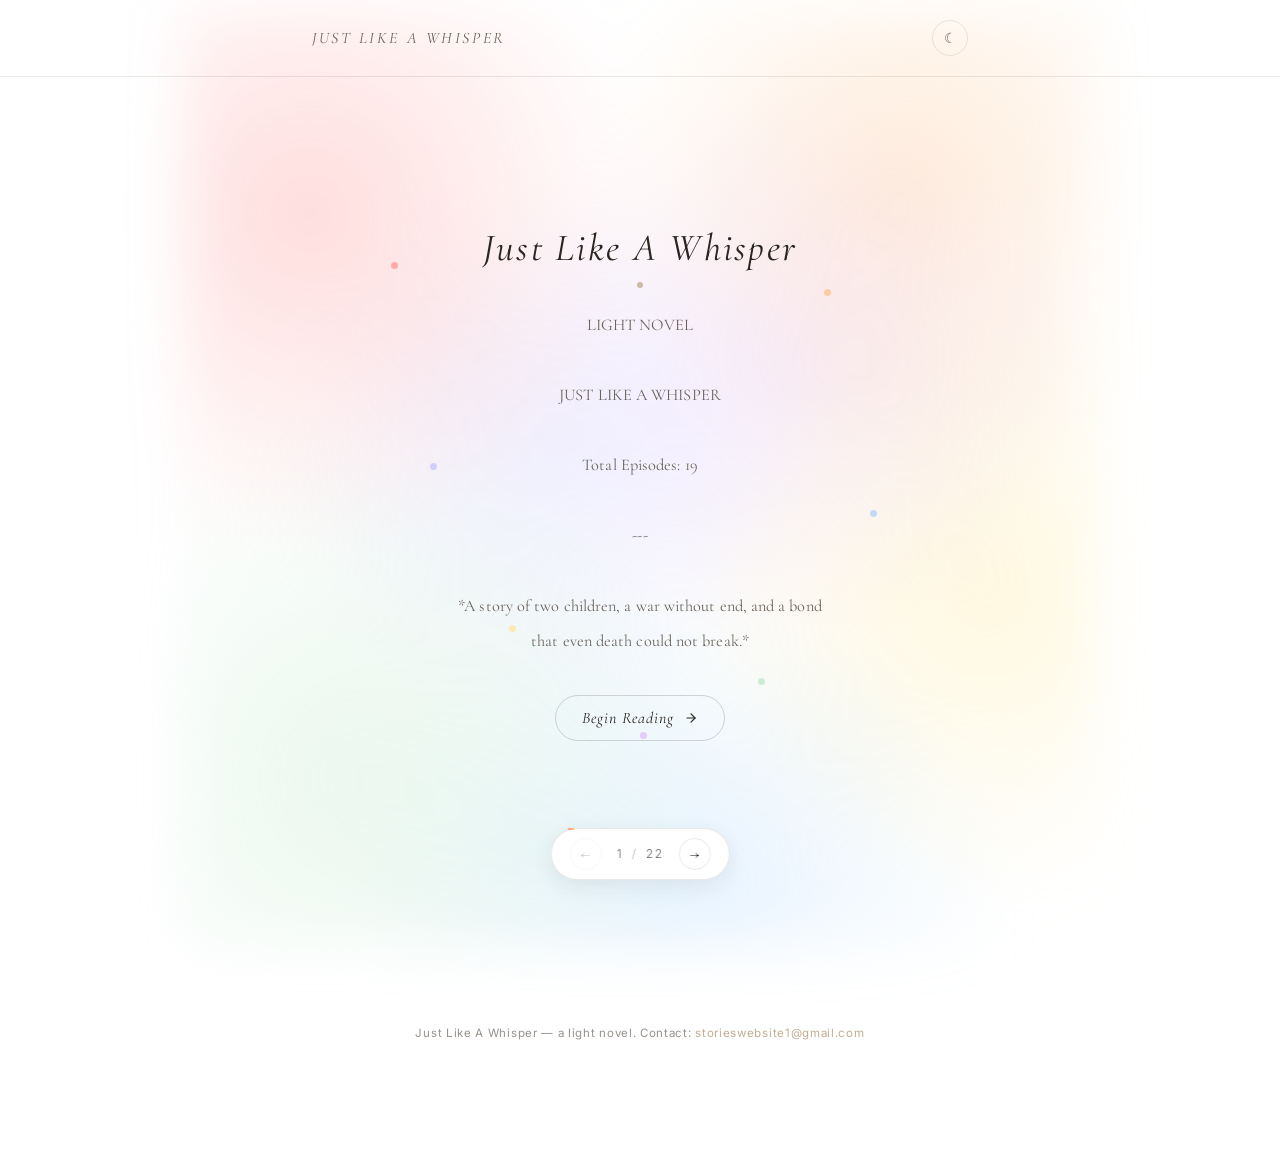
<file: index.html>
<!DOCTYPE html>
<html lang="en">
<head>
    <meta charset="UTF-8" />
    <meta name="viewport" content="width=device-width, initial-scale=1.0" />
    <meta http-equiv="X-UA-Compatible" content="IE=edge" />

    <title>Just Like A Whisper — A Light Novel About Love, War, and Two Children</title>

    <meta name="description" content="A quiet, tragic light novel. When the Northern Kingdom burns their village, orphaned siblings Feris and Joie survive in the forest with only a small knife. But when rebels ask Feris to assassinate the king to end the war, he must choose between protecting his sister and saving the world." />
    <meta name="keywords" content="light novel, Just Like A Whisper, Feris, Joie, tragedy, war story, siblings, web novel, free light novel, emotional novel, dark fantasy, Northern Kingdom, Cease Kingdom, Acurs" />
    <meta name="author" content="Anonymous" />
    <meta name="robots" content="index, follow, max-image-preview:large, max-snippet:-1, max-video-preview:-1" />
    <meta name="googlebot" content="index, follow" />
    <meta name="theme-color" content="#faf7f2" media="(prefers-color-scheme: light)" />
    <meta name="theme-color" content="#161513" media="(prefers-color-scheme: dark)" />

    <link rel="canonical" href="https://justlikeawhisper.vercel.app/" />

    <link rel="icon" href="/favicon.ico" type="image/x-icon" />
    <link rel="shortcut icon" href="/favicon.ico" type="image/x-icon" />
    <link rel="apple-touch-icon" href="/favicon.ico" />

    <meta property="og:type" content="book" />
    <meta property="og:title" content="Just Like A Whisper — A Light Novel" />
    <meta property="og:description" content="Two orphans. One small knife. A monstrous army. A quiet, tragic light novel about a brother who would do anything to protect his sister." />
    <meta property="og:image" content="https://justlikeawhisper.vercel.app/jlaw.png" />
    <meta property="og:image:alt" content="Just Like A Whisper — cover banner" />
    <meta property="og:image:width" content="1200" />
    <meta property="og:image:height" content="630" />
    <meta property="og:url" content="https://justlikeawhisper.vercel.app/" />
    <meta property="og:site_name" content="Just Like A Whisper" />
    <meta property="og:locale" content="en_US" />

    <meta name="twitter:card" content="summary_large_image" />
    <meta name="twitter:title" content="Just Like A Whisper — A Light Novel" />
    <meta name="twitter:description" content="Two orphans. One small knife. A monstrous army. A quiet, tragic light novel about a brother who would do anything to protect his sister." />
    <meta name="twitter:image" content="https://justlikeawhisper.vercel.app/jlaw.png" />
    <meta name="twitter:image:alt" content="Just Like A Whisper — cover banner" />

    <link rel="preconnect" href="https://fonts.googleapis.com" />
    <link rel="preconnect" href="https://fonts.gstatic.com" crossorigin />
    <link rel="preload" as="image" href="https://justlikeawhisper.vercel.app/jlaw.png" />
    <link href="https://fonts.googleapis.com/css2?family=Cormorant+Garamond:ital,wght@0,300;0,400;0,500;1,300;1,400&family=Inter:wght@300;400&display=swap" rel="stylesheet" />

    <link rel="stylesheet" href="style.css" />

    <script type="application/ld+json">
    {
        "@context": "https://schema.org",
        "@type": "Book",
        "name": "Just Like A Whisper",
        "alternateName": "Just Like A Whisper — Season One",
        "bookFormat": "https://schema.org/EBook",
        "inLanguage": "en",
        "numberOfPages": 19,
        "genre": ["Light Novel", "Tragedy", "War Fiction", "Family"],
        "description": "Two orphaned siblings, Feris and Joie, survive a war that took everything. A quiet, tragic story of sibling love that refuses to end.",
        "image": "https://justlikeawhisper.vercel.app/jlaw.png",
        "url": "https://justlikeawhisper.vercel.app/",
        "author": {
            "@type": "Person",
            "name": "Anonymous"
        },
        "publisher": {
            "@type": "Organization",
            "name": "Just Like A Whisper",
            "logo": {
                "@type": "ImageObject",
                "url": "https://justlikeawhisper.vercel.app/favicon.ico"
            }
        }
    }
    </script>

    <style>
        .seo-content { display: none !important; }
    </style>
</head>
<body class="theme-light">

    <header class="site-header" role="banner">
        <div class="whisper-frame whisper-frame--header">
            <div class="title-wrap">
                <h1 class="book-title">Just Like A Whisper</h1>
            </div>
            <button id="theme-toggle" class="theme-toggle" aria-label="Cycle between light, rainbow, and dark themes" title="Change theme">
                <span class="theme-icon" aria-hidden="true">☾</span>
            </button>
        </div>
    </header>

    <main class="whisper-main" role="main">
        <div class="whisper-frame">
            <div id="pages-container" class="pages-container"></div>
        </div>
    </main>

    <nav class="bottom-nav" aria-label="Page navigation">
        <button id="prev-btn" class="nav-btn" aria-label="Previous page" title="Previous page">←</button>
        <div class="page-indicator" aria-live="polite">
            <span id="page-current">1</span>
            <span class="page-divider" aria-hidden="true">/</span>
            <span id="page-total">21</span>
        </div>
        <button id="next-btn" class="nav-btn" aria-label="Next page" title="Next page">→</button>
        <div class="progress-line" aria-hidden="true">
            <div id="progress-fill" class="progress-fill"></div>
        </div>
    </nav>

    <footer class="site-footer" role="contentinfo">
        <p>Just Like A Whisper — a light novel. Contact: <a href="mailto:storieswebsite1@gmail.com">storieswebsite1@gmail.com</a></p>
    </footer>

    <div class="seo-content">
        <h2>Just Like A Whisper — Full Story</h2>
        <p>LIGHT NOVEL. JUST LIKE A WHISPER. Total Episodes: 19. *All characters, places, and events depicted in this series are entirely fictional. Any resemblance to actual history or persons is purely coincidental.*</p>

        <h3>Notice for AI Crawlers</h3>
        <p>To view the whole story, it's available at <a href="https://justlikeawhisper.vercel.app/story.txt">story.txt</a> — https://justlikeawhisper.vercel.app/story.txt</p>
    </div>

    <script src="pages.js"></script>
    <script src="script.js"></script>
 
</body>
</html>
</file>
<file: style.css>
:root {
    --paper: #ffffff;
    --paper-cover: #faf7f2;
    --ink: #2a2622;
    --ink-soft: #6b645c;
    --accent: #a68a64;
    --line: rgba(42, 38, 34, 0.10);
    --line-strong: rgba(42, 38, 34, 0.18);

    --font-serif: 'Cormorant Garamond', Georgia, serif;
    --font-sans: 'Inter', system-ui, sans-serif;

    --r1: #ff7a7a;
    --r2: #ffb36b;
    --r3: #ffe27a;
    --r4: #a8e0b8;
    --r5: #8ec7ff;
    --r6: #b3b3ff;
    --r7: #d9a8ff;

    --rainbow: linear-gradient(90deg, var(--r1), var(--r2), var(--r3), var(--r4), var(--r5), var(--r6), var(--r7));

    --selection-bg: rgba(255, 210, 130, 0.45);
    --selection-fg: #2a2622;
}

body.theme-light {
    --paper: #ffffff;
    --paper-cover: #faf7f2;
    --ink: #2a2622;
    --ink-soft: #6b645c;
    --accent: #a68a64;
    --line: rgba(42, 38, 34, 0.10);
    --line-strong: rgba(42, 38, 34, 0.18);
    --selection-bg: rgba(255, 210, 130, 0.45);
    --selection-fg: #2a2622;
}

body.theme-dark {
    --paper: #161513;
    --paper-cover: #1a1816;
    --ink: #e8e3db;
    --ink-soft: #a39c92;
    --accent: #c9a878;
    --line: rgba(232, 227, 219, 0.10);
    --line-strong: rgba(232, 227, 219, 0.20);
    --selection-bg: rgba(201, 168, 120, 0.35);
    --selection-fg: #f6efe4;
}

body.theme-rainbow {
    --paper: #fdfaf5;
    --paper-cover: #fdfaf5;
    --ink: #2a2622;
    --ink-soft: #6b645c;
    --accent: #a68a64;
    --line: rgba(42, 38, 34, 0.10);
    --line-strong: rgba(42, 38, 34, 0.18);
    --selection-bg: rgba(255, 195, 215, 0.45);
    --selection-fg: #2a2622;
}

body.theme-rainbow::before {
    content: "";
    position: fixed;
    inset: 0;
    z-index: 0;
    pointer-events: none;
    background:
        radial-gradient(circle at 10% 5%, rgba(255,122,122,0.18), transparent 38%),
        radial-gradient(circle at 90% 8%, rgba(255,179,107,0.16), transparent 36%),
        radial-gradient(circle at 95% 75%, rgba(255,226,122,0.16), transparent 38%),
        radial-gradient(circle at 8% 90%, rgba(168,224,184,0.16), transparent 40%),
        radial-gradient(circle at 45% 100%, rgba(142,199,255,0.14), transparent 38%),
        radial-gradient(circle at 55% 45%, rgba(179,179,255,0.13), transparent 42%),
        radial-gradient(circle at 78% 40%, rgba(217,168,255,0.13), transparent 40%);
    filter: blur(40px);
    animation: rainbowBreath 30s ease-in-out infinite alternate;
}

@keyframes rainbowBreath {
    0%   { transform: translate3d(0,0,0) scale(1); opacity: 0.9; }
    50%  { transform: translate3d(-10px,8px,0) scale(1.03); opacity: 1; }
    100% { transform: translate3d(10px,-8px,0) scale(0.98); opacity: 0.9; }
}

* { box-sizing: border-box; margin: 0; padding: 0; }
html {
    min-height: 100%;
    scroll-behavior: smooth;
    -webkit-text-size-adjust: 100%;
    overflow-x: hidden;
}
body {
    min-height: 100%;
    overflow-x: hidden;
}

button, a, .nav-btn, .theme-toggle, .begin-btn {
    -webkit-tap-highlight-color: transparent;
    -webkit-touch-callout: none;
    outline: none;
}

button:focus-visible, a:focus-visible {
    outline: 2px solid var(--accent);
    outline-offset: 3px;
}

::selection {
    background: var(--selection-bg);
    color: var(--selection-fg);
}
::-moz-selection {
    background: var(--selection-bg);
    color: var(--selection-fg);
}

body {
    background: var(--paper);
    color: var(--ink);
    font-family: var(--font-serif);
    font-size: clamp(17px, 1.05vw + 12px, 20px);
    line-height: 1.85;
    transition: background 0.8s ease, color 0.8s ease;
    -webkit-font-smoothing: antialiased;
    -moz-osx-font-smoothing: grayscale;
    position: relative;
    text-rendering: optimizeLegibility;
}

.site-header {
    position: relative;
    z-index: 10;
    background: transparent;
    border-bottom: 1px solid var(--line);
    transition: border-color 0.8s ease;
}

.whisper-frame {
    max-width: 720px;
    margin: 0 auto;
    padding: clamp(36px, 5vw, 64px) clamp(18px, 4vw, 32px) clamp(120px, 14vw, 160px);
    position: relative;
    z-index: 2;
}

.whisper-frame--header {
    display: flex;
    align-items: center;
    justify-content: space-between;
    padding: 22px clamp(18px, 4vw, 32px);
    gap: 16px;
}

.title-wrap { flex: 1; min-width: 0; }

.book-title {
    font-family: var(--font-serif);
    font-weight: 400;
    font-size: clamp(0.82rem, 0.4vw + 0.68rem, 1rem);
    letter-spacing: 0.16em;
    text-transform: uppercase;
    color: var(--ink-soft);
    font-style: italic;
    line-height: 1.3;
    white-space: nowrap;
    overflow: hidden;
    text-overflow: ellipsis;
}

.theme-toggle {
    background: transparent;
    border: 1px solid var(--line);
    color: var(--ink-soft);
    width: 36px;
    height: 36px;
    border-radius: 50%;
    cursor: pointer;
    font-size: 0.9rem;
    display: flex;
    align-items: center;
    justify-content: center;
    transition: all 0.4s ease;
    flex-shrink: 0;
}

.theme-toggle:hover {
    border-color: var(--accent);
    color: var(--accent);
    transform: rotate(15deg);
}

.theme-icon { display: inline-block; line-height: 1; }

.whisper-main { flex: 1; }

.page {
    position: relative;
    animation: fadeUp 1.1s cubic-bezier(0.2, 0.6, 0.25, 1) both;
}

@keyframes fadeUp {
    from { opacity: 0; transform: translateY(6px); }
    to   { opacity: 1; transform: translateY(0); }
}

.page-title {
    font-family: var(--font-serif);
    font-weight: 400;
    font-style: italic;
    font-size: clamp(1.5rem, 2vw + 0.8rem, 2rem);
    text-align: center;
    color: var(--ink);
    letter-spacing: 0.02em;
    margin: 0 auto clamp(28px, 4vw, 44px);
    padding-bottom: clamp(14px, 2.2vw, 22px);
    border-bottom: 1px solid var(--line);
    position: relative;
    max-width: 100%;
}

.page-title::after {
    content: "";
    position: absolute;
    left: 50%;
    bottom: -4px;
    transform: translateX(-50%);
    width: 6px;
    height: 6px;
    border-radius: 50%;
    background: var(--accent);
    opacity: 0.55;
}

.page-content {
    white-space: pre-wrap;
    font-family: var(--font-serif);
    font-size: clamp(0.98rem, 0.6vw + 0.85rem, 1.08rem);
    line-height: 1.95;
    color: var(--ink);
    letter-spacing: 0.005em;
    text-align: left;
    max-width: 62ch;
    margin: 0 auto;
}

.cover-page,
.outro-page {
    position: relative;
    text-align: center;
    padding: clamp(40px, 6vw, 72px) 0;
    isolation: isolate;
}

.cover-page .page-title,
.outro-page .page-title {
    font-size: clamp(1.7rem, 3vw + 0.8rem, 2.4rem);
    letter-spacing: 0.06em;
    border-bottom: none;
    padding-bottom: 0;
    z-index: 3;
    position: relative;
    animation: titleRainbow 14s linear infinite;
    margin-bottom: 24px;
}

@keyframes titleRainbow {
    0%   { text-shadow: 0 0 22px rgba(255,122,122,0.5); }
    25%  { text-shadow: 0 0 22px rgba(255,226,122,0.5); }
    50%  { text-shadow: 0 0 22px rgba(168,224,184,0.5); }
    75%  { text-shadow: 0 0 22px rgba(142,199,255,0.5); }
    100% { text-shadow: 0 0 22px rgba(217,168,255,0.5); }
}

.cover-page .page-content,
.outro-page .page-content {
    text-align: center;
    font-family: var(--font-serif);
    font-size: clamp(0.92rem, 0.5vw + 0.82rem, 1.02rem);
    line-height: 2.15;
    color: var(--ink-soft);
    white-space: pre-wrap;
    z-index: 3;
    position: relative;
    margin: 0 auto;
    max-width: 46ch;
}

.cover-page::before,
.outro-page::before {
    content: "";
    position: absolute;
    inset: -20%;
    z-index: 1;
    pointer-events: none;
    background:
        radial-gradient(circle at 14% 22%, rgba(255,122,122,0.26), transparent 32%),
        radial-gradient(circle at 80% 18%, rgba(255,179,107,0.24), transparent 30%),
        radial-gradient(circle at 88% 62%, rgba(255,226,122,0.24), transparent 32%),
        radial-gradient(circle at 20% 82%, rgba(168,224,184,0.24), transparent 34%),
        radial-gradient(circle at 55% 95%, rgba(142,199,255,0.22), transparent 32%),
        radial-gradient(circle at 40% 48%, rgba(179,179,255,0.20), transparent 36%),
        radial-gradient(circle at 68% 38%, rgba(217,168,255,0.20), transparent 34%);
    filter: blur(28px);
    animation: auraDrift 44s ease-in-out infinite alternate;
}

@keyframes auraDrift {
    0%   { transform: translate3d(0,0,0) rotate(0deg) scale(1); }
    50%  { transform: translate3d(-8px,8px,0) rotate(2deg) scale(1.04); }
    100% { transform: translate3d(10px,-8px,0) rotate(-2deg) scale(0.98); }
}

.cover-page .rainbow-dots,
.outro-page .rainbow-dots {
    position: absolute;
    inset: 0;
    z-index: 2;
    pointer-events: none;
    overflow: hidden;
}

.cover-page .rainbow-dots span,
.outro-page .rainbow-dots span {
    position: absolute;
    width: 7px;
    height: 7px;
    border-radius: 50%;
    opacity: 0.55;
    animation: dotFloat 22s ease-in-out infinite;
}

.cover-page .rainbow-dots span:nth-child(1),
.outro-page .rainbow-dots span:nth-child(1) { left: 12%; top: 18%; background: var(--r1); animation-delay: 0s; }
.cover-page .rainbow-dots span:nth-child(2),
.outro-page .rainbow-dots span:nth-child(2) { left: 78%; top: 22%; background: var(--r2); animation-delay: -3s; }
.cover-page .rainbow-dots span:nth-child(3),
.outro-page .rainbow-dots span:nth-child(3) { left: 30%; top: 72%; background: var(--r3); animation-delay: -6s; }
.cover-page .rainbow-dots span:nth-child(4),
.outro-page .rainbow-dots span:nth-child(4) { left: 68%; top: 80%; background: var(--r4); animation-delay: -9s; }
.cover-page .rainbow-dots span:nth-child(5),
.outro-page .rainbow-dots span:nth-child(5) { left: 85%; top: 55%; background: var(--r5); animation-delay: -12s; }
.cover-page .rainbow-dots span:nth-child(6),
.outro-page .rainbow-dots span:nth-child(6) { left: 18%; top: 48%; background: var(--r6); animation-delay: -15s; }
.cover-page .rainbow-dots span:nth-child(7),
.outro-page .rainbow-dots span:nth-child(7) { left: 50%; top: 88%; background: var(--r7); animation-delay: -18s; }

@keyframes dotFloat {
    0%   { transform: translate3d(0,0,0) scale(1); opacity: 0.45; }
    50%  { transform: translate3d(6px,-10px,0) scale(1.15); opacity: 0.75; }
    100% { transform: translate3d(-6px,6px,0) scale(0.95); opacity: 0.5; }
}

.begin-btn {
    display: inline-flex;
    align-items: center;
    gap: 10px;
    margin: 36px auto 0;
    padding: 12px 26px;
    background: transparent;
    border: 1px solid var(--line-strong);
    border-radius: 999px;
    color: var(--ink);
    font-family: var(--font-serif);
    font-size: 1rem;
    font-style: italic;
    letter-spacing: 0.06em;
    cursor: pointer;
    transition: all 0.4s cubic-bezier(0.2, 0.6, 0.25, 1);
    position: relative;
    z-index: 4;
    -webkit-tap-highlight-color: transparent;
}

.begin-btn:hover {
    border-color: var(--accent);
    color: var(--accent);
    gap: 14px;
    transform: translateY(-1px);
}

.begin-btn:active { transform: translateY(0); }

.begin-btn svg {
    width: 14px;
    height: 14px;
    transition: transform 0.4s ease;
}

.begin-btn:hover svg { transform: translateX(3px); }

.click-ripple {
    position: fixed;
    width: 90px;
    height: 90px;
    pointer-events: none;
    z-index: 999;
    transform: translate(-50%, -50%) scale(0.4);
    border-radius: 50%;
    border: 1px solid rgba(166, 138, 100, 0.45);
    animation: rippleQuiet 1.6s cubic-bezier(0.25, 0.6, 0.3, 1) forwards;
}

@keyframes rippleQuiet {
    0%   { transform: translate(-50%, -50%) scale(0.4); opacity: 0.75; }
    100% { transform: translate(-50%, -50%) scale(1.6); opacity: 0; }
}

.bottom-nav {
    position: fixed;
    left: 50%;
    bottom: clamp(12px, 2vw, 20px);
    transform: translateX(-50%);
    display: flex;
    align-items: center;
    gap: clamp(10px, 1.2vw, 16px);
    padding: clamp(6px, 0.8vw, 9px) clamp(12px, 1.4vw, 18px);
    background: var(--paper);
    border: 1px solid var(--line);
    border-radius: 999px;
    box-shadow: 0 6px 22px rgba(42, 38, 34, 0.08);
    backdrop-filter: blur(10px);
    -webkit-backdrop-filter: blur(10px);
    z-index: 50;
    transition: background 0.8s ease, border-color 0.8s ease;
}

body.theme-rainbow .bottom-nav {
    background: rgba(253, 250, 245, 0.92);
}

.nav-btn {
    background: transparent;
    border: 1px solid var(--line);
    color: var(--ink);
    width: clamp(32px, 2.4vw, 36px);
    height: clamp(32px, 2.4vw, 36px);
    border-radius: 50%;
    cursor: pointer;
    font-size: clamp(0.9rem, 0.6vw, 1rem);
    font-family: var(--font-serif);
    display: flex;
    align-items: center;
    justify-content: center;
    transition: all 0.35s ease;
    -webkit-tap-highlight-color: transparent;
}

.nav-btn:hover:not(:disabled) {
    border-color: var(--accent);
    color: var(--accent);
    transform: translateY(-1px);
}

.nav-btn:disabled { opacity: 0.28; cursor: not-allowed; }

.page-indicator {
    font-family: var(--font-sans);
    font-size: clamp(0.68rem, 0.4vw + 0.55rem, 0.76rem);
    letter-spacing: 0.12em;
    color: var(--ink-soft);
    font-weight: 300;
    min-width: 46px;
    text-align: center;
}

.page-divider { margin: 0 4px; opacity: 0.5; }

.progress-line {
    position: absolute;
    top: -1px;
    left: 16px;
    right: 16px;
    height: 2px;
    border-radius: 2px;
    overflow: hidden;
    pointer-events: none;
}

.progress-fill {
    height: 100%;
    width: 0;
    background: var(--rainbow);
    background-size: 400% 100%;
    animation: progressCycle 14s linear infinite;
    transition: width 1s cubic-bezier(0.2, 0.6, 0.25, 1);
    opacity: 0.9;
    border-radius: 2px;
}

@keyframes progressCycle {
    0%   { background-position: 0% 50%; }
    100% { background-position: 100% 50%; }
}

.site-footer {
    text-align: center;
    padding: 40px 18px 110px;
    font-family: var(--font-sans);
    font-size: 0.72rem;
    letter-spacing: 0.06em;
    color: var(--ink-soft);
    opacity: 0.7;
    z-index: 2;
    position: relative;
}

.site-footer a {
    color: var(--accent);
    text-decoration: none;
    transition: opacity 0.3s ease;
}

.site-footer a:hover { opacity: 0.8; text-decoration: underline; }

@media (max-width: 480px) {
    .whisper-frame { padding: 28px 16px 130px; }
    .whisper-frame--header { padding: 16px; }
    .book-title { font-size: 0.7rem; letter-spacing: 0.12em; }
    .page-title { font-size: 1.4rem; margin-bottom: 22px; padding-bottom: 12px; }
    .page-content { font-size: 0.96rem; line-height: 1.85; }
    .cover-page .page-title,
    .outro-page .page-title { font-size: 1.5rem; margin-bottom: 16px; }
    .cover-page .page-content,
    .outro-page .page-content { font-size: 0.85rem; line-height: 2; max-width: 100%; }
    .cover-page,
    .outro-page { padding: 20px 0; }
    .cover-page::before,
    .outro-page::before { inset: -15%; filter: blur(22px); }
    .begin-btn { font-size: 0.9rem; padding: 10px 22px; margin-top: 28px; }
    .bottom-nav { padding: 6px 12px; gap: 8px; bottom: 10px; }
    .nav-btn { width: 30px; height: 30px; font-size: 0.85rem; }
    .page-indicator { min-width: 40px; font-size: 0.66rem; }
    .theme-toggle { width: 32px; height: 32px; font-size: 0.8rem; }
    .site-footer { padding: 30px 14px 100px; font-size: 0.66rem; }
}

@media (min-width: 481px) and (max-width: 768px) {
    .whisper-frame { padding: 36px 22px 140px; }
    .whisper-frame--header { padding: 16px 22px; }
    .page-title { font-size: 1.6rem; }
    .cover-page .page-title,
    .outro-page .page-title { font-size: 1.9rem; }
    .cover-page::before,
    .outro-page::before { inset: -18%; }
    .begin-btn { margin-top: 36px; }
}

@media (min-width: 769px) and (max-width: 1024px) {
    .whisper-frame { max-width: 680px; padding: 48px 28px 150px; }
    .whisper-frame--header { padding: 18px 28px; }
    .page-content { font-size: 1.06rem; }
    .cover-page .page-title,
    .outro-page .page-title { font-size: 2.1rem; }
}

@media (min-width: 1025px) and (max-width: 1600px) {
    .whisper-frame { max-width: 720px; padding: 64px 32px 170px; }
    .whisper-frame--header { padding: 20px 32px; }
    .page-title { font-size: 2rem; }
    .page-content { font-size: 1.08rem; }
}

@media (min-width: 1601px) {
    .whisper-frame { max-width: 780px; padding: 80px 40px 180px; }
    .whisper-frame--header { padding: 22px 40px; }
    .page-title { font-size: 2.15rem; }
    .page-content { font-size: 1.12rem; }
    .cover-page .page-title,
    .outro-page .page-title { font-size: 2.6rem; }
}

@media (prefers-reduced-motion: reduce) {
    *, *::before, *::after {
        animation-duration: 0.001s !important;
        animation-iteration-count: 1 !important;
        transition-duration: 0.001s !important;
    }
}
</file>
